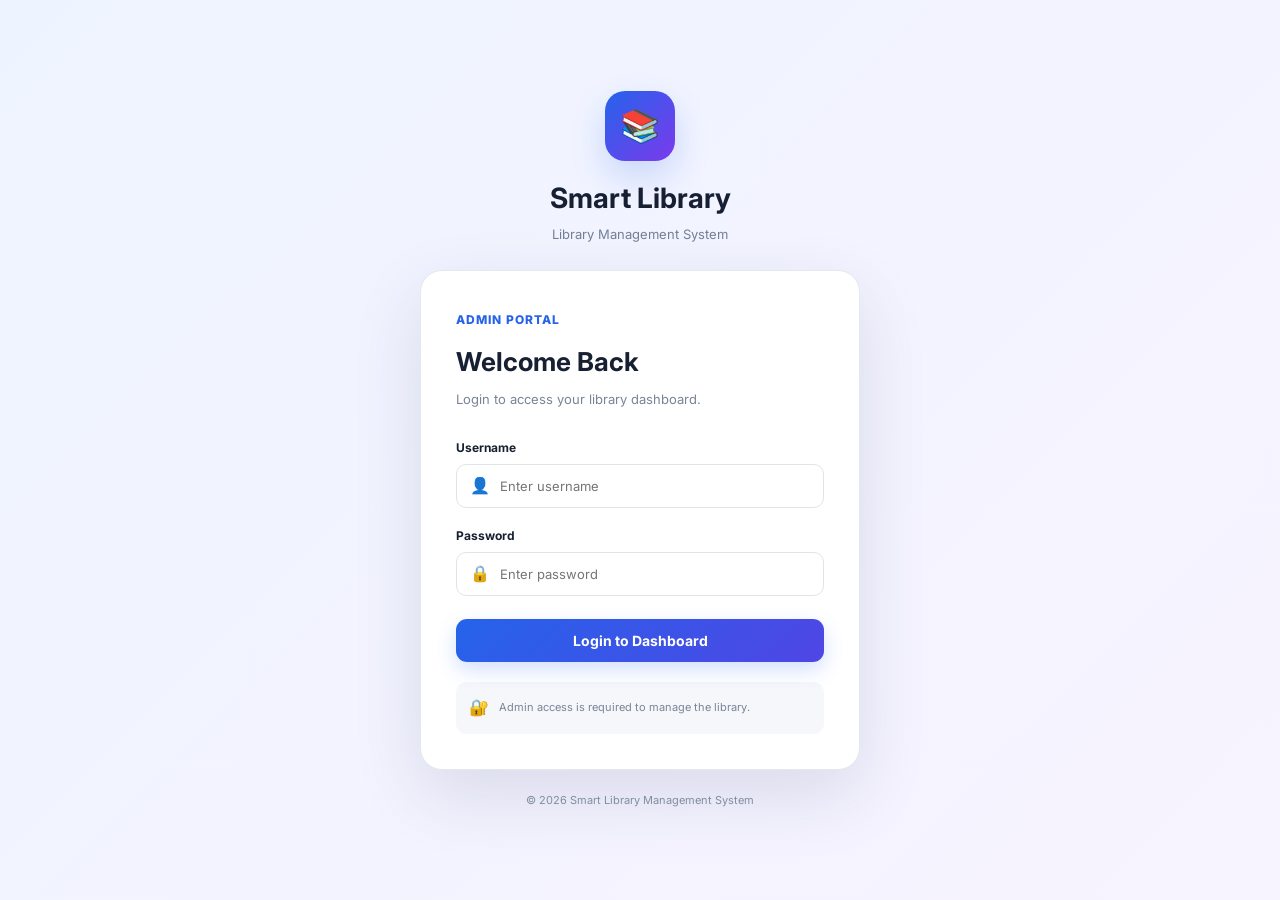
<file: index.html>
<!DOCTYPE html>
<html lang="en">
<head>
    <meta charset="UTF-8">
    <meta name="viewport" content="width=device-width, initial-scale=1.0">
    <title>Smart Library Management System</title>
    <link rel="preconnect" href="https://fonts.googleapis.com">
    <link rel="preconnect" href="https://fonts.gstatic.com" crossorigin>
    <link href="https://fonts.googleapis.com/css2?family=Inter:wght@400;500;600;700;800&display=swap" rel="stylesheet">
    <link rel="stylesheet" href="style.css">
</head>
<body>
    <body>
<script>
    if (localStorage.getItem("libraryLoggedIn") !== "true") {
        window.location.href = "login.html";
    }
</script>

<header class="header">
    <div class="container nav-container">
        <div class="logo">
            <span class="logo-icon">📚</span>
            <div>
                <h2>Smart Library</h2>
                <p>Management System</p>
            </div>
        </div>

        <nav class="nav">
            <a href="#home">Home</a>
            <a href="#dashboard">Dashboard</a>
            <a href="#books">Books</a>
            <a href="#members">Members</a>
            <a href="#transactions">Transactions</a>
        </nav>
        <div class="admin-area">
    <div class="admin-profile">
        <div class="admin-avatar">A</div>
        <div>
            <strong id="adminName">Admin</strong>
            <span>Administrator</span>
        </div>
    </div>

    <button id="logoutBtn" class="logout-btn">
        Logout
    </button>
        <button id="themeToggle" class="theme-btn">🌙</button>
    </div>
</header>

<main>

<section id="home" class="hero">
    <div class="container hero-content">
        <div class="hero-text">
            <span class="hero-badge">📖 Digital Library Platform</span>
            <h1>Manage Your Library <span>Smartly</span></h1>
            <p>
                A modern library management system to manage books,
                members, issues, returns and fines in one place.
            </p>

            <div class="hero-buttons">
                <button class="primary-btn" onclick="showSection('books')">
                    Manage Books
                </button>

                <a href="#dashboard" class="secondary-btn">
                    View Dashboard
                </a>
            </div>
        </div>

        <div class="hero-card">
            <div class="hero-book-icon">📚</div>
            <h3>Library Overview</h3>
            <p>Everything you need to manage your library efficiently.</p>

            <div class="hero-mini-stats">
                <div>
                    <strong id="heroTotalBooks">0</strong>
                    <span>Books</span>
                </div>

                <div>
                    <strong id="heroAvailableBooks">0</strong>
                    <span>Available</span>
                </div>

                <div>
                    <strong id="heroMembers">0</strong>
                    <span>Members</span>
                </div>
            </div>
        </div>
    </div>
</section>

<section id="dashboard" class="section">
    <div class="container">
        <div class="section-heading">
            <div>
                <span class="section-label">OVERVIEW</span>
                <h2>Library Dashboard</h2>
                <p>Monitor your library activity at a glance.</p>
            </div>
        </div>

        <div class="dashboard-grid">
            <div class="dashboard-card">
                <div class="card-icon blue">📚</div>
                <div>
                    <span>Total Books</span>
                    <h3 id="totalBooks">0</h3>
                </div>
            </div>

            <div class="dashboard-card">
                <div class="card-icon green">✅</div>
                <div>
                    <span>Available Books</span>
                    <h3 id="availableBooks">0</h3>
                </div>
            </div>

            <div class="dashboard-card">
                <div class="card-icon orange">📤</div>
                <div>
                    <span>Issued Books</span>
                    <h3 id="issuedBooks">0</h3>
                </div>
            </div>

            <div class="dashboard-card">
                <div class="card-icon purple">👥</div>
                <div>
                    <span>Total Members</span>
                    <h3 id="totalMembers">0</h3>
                </div>
            </div>
        </div>

        <div class="analytics-grid">
            <div class="analytics-card">
                <div class="analytics-header">
                    <div>
                        <span class="section-label">COLLECTION</span>
                        <h3>Books by Category</h3>
                    </div>
                </div>

                <div id="categoryChart" class="category-chart"></div>
            </div>

            <div class="analytics-card">
                <div class="analytics-header">
                    <div>
                        <span class="section-label">FINANCE</span>
                        <h3>Fine Summary</h3>
                    </div>
                </div>

                <div class="fine-stat-box">
                    <div class="analytics-big-icon">💰</div>
                    <div>
                        <span>Total Fines</span>
                        <h2 id="totalFineAmount">₹0</h2>
                    </div>
                </div>

                <div class="mini-stat-row">
                    <div>
                        <span>Fine Records</span>
                        <strong id="fineRecords">0</strong>
                    </div>

                    <div>
                        <span>Overdue Books</span>
                        <strong id="overdueBooks">0</strong>
                    </div>
                </div>
            </div>
        </div>

        <div class="analytics-grid lower-analytics">
            <div class="analytics-card">
                <div class="analytics-header">
                    <div>
                        <span class="section-label">POPULARITY</span>
                        <h3>Most Issued Books</h3>
                    </div>
                </div>

                <div id="popularBooks" class="popular-books"></div>
            </div>

            <div class="analytics-card">
                <div class="analytics-header">
                    <div>
                        <span class="section-label">ACTIVITY</span>
                        <h3>Recent Activity</h3>
                    </div>
                </div>

                <div id="recentActivity" class="recent-activity"></div>
            </div>
        </div>
    </div>
</section>

<section id="books" class="section books-section">
    <div class="container">
        <div class="section-heading">
            <div>
                <span class="section-label">LIBRARY COLLECTION</span>
                <h2>Book Management</h2>
                <p>Add, edit, search and manage library books.</p>
            </div>

            <button id="addBookBtn" class="primary-btn">
                + Add New Book
            </button>
        </div>

        <div class="filter-bar">
            <div class="search-box">
                <span>🔍</span>
                <input
                    type="text"
                    id="searchBook"
                    placeholder="Search by title, author or ISBN..."
                >
            </div>

            <select id="categoryFilter">
                <option value="all">All Categories</option>
                <option value="Programming">Programming</option>
                <option value="Database">Database</option>
                <option value="Networking">Networking</option>
                <option value="AI & ML">AI & ML</option>
                <option value="Web Development">Web Development</option>
                <option value="General">General</option>
            </select>
        </div>

        <div class="table-card">
            <div class="table-wrapper">
                <table>
                    <thead>
                        <tr>
                            <th>ID</th>
                            <th>Book Title</th>
                            <th>Author</th>
                            <th>Category</th>
                            <th>ISBN</th>
                            <th>Status</th>
                            <th>Actions</th>
                        </tr>
                    </thead>

                    <tbody id="bookTableBody"></tbody>
                </table>
            </div>
        </div>
    </div>
</section>

<section id="members" class="section">
    <div class="container">
        <div class="section-heading">
            <div>
                <span class="section-label">MEMBERS</span>
                <h2>Member Management</h2>
                <p>Manage students and library members.</p>
            </div>

            <button id="addMemberBtn" class="primary-btn">
                + Add Member
            </button>
        </div>

        <div class="table-card">
            <div class="table-wrapper">
                <table>
                    <thead>
                        <tr>
                            <th>ID</th>
                            <th>Member Name</th>
                            <th>Email</th>
                            <th>Phone</th>
                            <th>Joined Date</th>
                            <th>Actions</th>
                        </tr>
                    </thead>

                    <tbody id="memberTableBody"></tbody>
                </table>
            </div>
        </div>

        <div id="noMembersMessage" class="empty-state">
            <div>👥</div>
            <h3>No Members Found</h3>
            <p>Add your first library member.</p>
        </div>
    </div>
</section>

<section id="transactions" class="section transactions-section">
    <div class="container">
        <div class="section-heading">
            <div>
                <span class="section-label">ACTIVITY</span>
                <h2>Library Transactions</h2>
                <p>Track book issues, returns and fines.</p>
            </div>
        </div>

        <div class="transaction-cards">
            <button id="issueBookBtn" class="transaction-card">
                <div class="transaction-icon blue">📤</div>
                <div>
                    <h3>Issue Book</h3>
                    <p>Issue a book to a member</p>
                </div>
            </button>

            <button id="returnBookBtn" class="transaction-card">
                <div class="transaction-icon green">📥</div>
                <div>
                    <h3>Return Book</h3>
                    <p>Process returned books</p>
                </div>
            </button>

            <button id="fineBtn" class="transaction-card">
                <div class="transaction-icon orange">💰</div>
                <div>
                    <h3>Fine Management</h3>
                    <p>Check and manage fines</p>
                </div>
            </button>
        </div>

        <div class="table-card transaction-table">
            <div class="table-title">
                <div>
                    <h3>Recent Transactions</h3>
                    <p>Latest library activities</p>
                </div>
            </div>

            <div class="table-wrapper">
                <table>
                    <thead>
                        <tr>
                            <th>Transaction ID</th>
                            <th>Book</th>
                            <th>Member</th>
                            <th>Issue Date</th>
                            <th>Due Date</th>
                            <th>Return Date</th>
                            <th>Fine</th>
                            <th>Status</th>
                        </tr>
                    </thead>

                    <tbody id="transactionTableBody"></tbody>
                </table>
            </div>
        </div>
    </div>
</section>

</main>

<footer class="footer">
    <div class="container footer-content">
        <div>
            <h3>📚 Smart Library</h3>
            <p>Modern Library Management System</p>
        </div>

        <p>© 2026 Smart Library. All Rights Reserved.</p>
    </div>
</footer>

<div id="bookModal" class="modal">
    <div class="modal-content">
        <div class="modal-header">
            <div>
                <span class="section-label">LIBRARY</span>
                <h2>Add New Book</h2>
            </div>

            <button id="closeBookModal" class="close-btn">&times;</button>
        </div>

        <form id="bookForm">
            <div class="form-group">
                <label for="bookTitle">Book Title</label>
                <input type="text" id="bookTitle" placeholder="Enter book title" required>
            </div>

            <div class="form-group">
                <label for="bookAuthor">Author</label>
                <input type="text" id="bookAuthor" placeholder="Enter author name" required>
            </div>

            <div class="form-group">
                <label for="bookCategory">Category</label>
                <select id="bookCategory" required>
                    <option value="">Select category</option>
                    <option value="Programming">Programming</option>
                    <option value="Database">Database</option>
                    <option value="Networking">Networking</option>
                    <option value="AI & ML">AI & ML</option>
                    <option value="Web Development">Web Development</option>
                    <option value="General">General</option>
                </select>
            </div>

            <div class="form-group">
                <label for="bookISBN">ISBN</label>
                <input type="text" id="bookISBN" placeholder="Enter ISBN number" required>
            </div>

            <button type="submit" class="primary-btn full-btn">
                Add Book
            </button>
        </form>
    </div>
</div>

<div id="memberModal" class="modal">
    <div class="modal-content">
        <div class="modal-header">
            <div>
                <span class="section-label">MEMBERS</span>
                <h2>Add New Member</h2>
            </div>

            <button id="closeMemberModal" class="close-btn">&times;</button>
        </div>

        <form id="memberForm">
            <div class="form-group">
                <label for="memberName">Member Name</label>
                <input type="text" id="memberName" placeholder="Enter member name" required>
            </div>

            <div class="form-group">
                <label for="memberEmail">Email</label>
                <input type="email" id="memberEmail" placeholder="Enter email address" required>
            </div>

            <div class="form-group">
                <label for="memberPhone">Phone</label>
                <input type="tel" id="memberPhone" placeholder="Enter phone number" required>
            </div>

            <button type="submit" class="primary-btn full-btn">
                Add Member
            </button>
        </form>
    </div>
</div>

<div id="issueModal" class="modal">
    <div class="modal-content">
        <div class="modal-header">
            <div>
                <span class="section-label">TRANSACTION</span>
                <h2>Issue Book</h2>
            </div>

            <button id="closeIssueModal" class="close-btn">&times;</button>
        </div>

        <form id="issueForm">
            <div class="form-group">
                <label for="issueBookSelect">Select Book</label>
                <select id="issueBookSelect" required>
                    <option value="">Select available book</option>
                </select>
            </div>

            <div class="form-group">
                <label for="issueMemberSelect">Select Member</label>
                <select id="issueMemberSelect" required>
                    <option value="">Select member</option>
                </select>
            </div>

            <div class="form-group">
                <label for="issueDays">Loan Period</label>
                <select id="issueDays" required>
                    <option value="7">7 Days</option>
                    <option value="14">14 Days</option>
                    <option value="21">21 Days</option>
                    <option value="30">30 Days</option>
                </select>
            </div>

            <button type="submit" class="primary-btn full-btn">
                Issue Book
            </button>
        </form>
    </div>
</div>

<div id="returnModal" class="modal">
    <div class="modal-content">
        <div class="modal-header">
            <div>
                <span class="section-label">TRANSACTION</span>
                <h2>Return Book</h2>
            </div>

            <button id="closeReturnModal" class="close-btn">&times;</button>
        </div>

        <form id="returnForm">
            <div class="form-group">
                <label for="returnTransactionSelect">Select Issued Book</label>
                <select id="returnTransactionSelect" required>
                    <option value="">Select transaction</option>
                </select>
            </div>

            <button type="submit" class="primary-btn full-btn">
                Return Book
            </button>
        </form>
    </div>
</div>

<div id="fineModal" class="modal">
    <div class="modal-content">
        <div class="modal-header">
            <div>
                <span class="section-label">FINE MANAGEMENT</span>
                <h2>Fine Details</h2>
            </div>

            <button id="closeFineModal" class="close-btn">&times;</button>
        </div>

        <div id="fineDetails"></div>
    </div>
</div>

<script src="script.js"></script>

</body>
</html>
</file>
<file: style.css>
* {
    margin: 0;
    padding: 0;
    box-sizing: border-box;
}

html {
    scroll-behavior: smooth;
}

/* ===== Animation keyframes ===== */

@keyframes fadeInUp {
    from {
        opacity: 0;
        transform: translateY(18px);
    }
    to {
        opacity: 1;
        transform: translateY(0);
    }
}

@keyframes fadeIn {
    from {
        opacity: 0;
    }
    to {
        opacity: 1;
    }
}

@keyframes scaleIn {
    from {
        opacity: 0;
        transform: scale(0.94) translateY(10px);
    }
    to {
        opacity: 1;
        transform: scale(1) translateY(0);
    }
}

@keyframes rowIn {
    from {
        opacity: 0;
        transform: translateX(-10px);
    }
    to {
        opacity: 1;
        transform: translateX(0);
    }
}

@keyframes shake {
    10%, 90% { transform: translateX(-1px); }
    20%, 80% { transform: translateX(2px); }
    30%, 50%, 70% { transform: translateX(-4px); }
    40%, 60% { transform: translateX(4px); }
}

@keyframes pulseRing {
    0% { box-shadow: 0 0 0 0 rgba(181, 106, 0, 0.35); }
    70% { box-shadow: 0 0 0 6px rgba(181, 106, 0, 0); }
    100% { box-shadow: 0 0 0 0 rgba(181, 106, 0, 0); }
}

@keyframes spinOnce {
    from { transform: rotate(0deg); }
    to { transform: rotate(360deg); }
}

/* Respect users who've asked for reduced motion */
@media (prefers-reduced-motion: reduce) {
    *,
    *::before,
    *::after {
        animation-duration: 0.001ms !important;
        animation-iteration-count: 1 !important;
        transition-duration: 0.001ms !important;
        scroll-behavior: auto !important;
    }
}

body {
    font-family: "Inter", sans-serif;
    background: #f5f7fb;
    color: #172033;
    line-height: 1.6;
    transition: 0.3s ease;
}

body.dark-mode {
    background: #101522;
    color: #f1f5f9;
}

.container {
    width: min(1180px, 92%);
    margin: auto;
}

.header {
    position: sticky;
    top: 0;
    z-index: 1000;
    background: rgba(255, 255, 255, 0.92);
    backdrop-filter: blur(15px);
    border-bottom: 1px solid #e6eaf0;
}

.dark-mode .header {
    background: rgba(16, 21, 34, 0.94);
    border-color: #252d3d;
}

.nav-container {
    min-height: 78px;
    display: flex;
    align-items: center;
    justify-content: space-between;
    gap: 25px;
}

.logo {
    display: flex;
    align-items: center;
    gap: 12px;
}

.logo-icon {
    width: 46px;
    height: 46px;
    border-radius: 13px;
    display: grid;
    place-items: center;
    background: linear-gradient(135deg, #2563eb, #7c3aed);
    font-size: 22px;
    transition: transform 0.4s ease;
}

.logo:hover .logo-icon {
    transform: rotate(-8deg) scale(1.06);
}

.logo h2 {
    font-size: 18px;
    font-weight: 800;
}

.logo p {
    font-size: 11px;
    color: #7b8495;
}

.nav {
    display: flex;
    align-items: center;
    gap: 28px;
}

.nav a {
    position: relative;
    color: #4b5567;
    text-decoration: none;
    font-size: 14px;
    font-weight: 600;
    transition: 0.3s;
}

.nav a::after {
    content: "";
    position: absolute;
    left: 0;
    bottom: -4px;
    width: 0;
    height: 2px;
    border-radius: 2px;
    background: linear-gradient(90deg, #2563eb, #7c3aed);
    transition: width 0.3s ease;
}

.nav a:hover {
    color: #2563eb;
}

.nav a:hover::after {
    width: 100%;
}

.dark-mode .nav a {
    color: #c5ccda;
}

.theme-btn {
    width: 42px;
    height: 42px;
    border: 1px solid #e1e5ec;
    border-radius: 12px;
    background: white;
    cursor: pointer;
    font-size: 18px;
    transition: transform 0.2s ease, background 0.3s ease;
}

.theme-btn:hover {
    transform: translateY(-2px);
}

.theme-btn:active {
    transform: scale(0.9);
}

.theme-btn.spin {
    animation: spinOnce 0.4s ease;
}

.dark-mode .theme-btn {
    background: #1a2130;
    border-color: #30394b;
}

.hero {
    padding: 85px 0;
    background: linear-gradient(135deg, #eef4ff 0%, #f7f3ff 100%);
}

.dark-mode .hero {
    background: linear-gradient(135deg, #121b31 0%, #1c172e 100%);
}

.hero-content {
    display: grid;
    grid-template-columns: 1.3fr 0.7fr;
    align-items: center;
    gap: 70px;
}

.hero-text > * {
    animation: fadeInUp 0.7s ease both;
}

.hero-text > *:nth-child(1) { animation-delay: 0.05s; }
.hero-text > *:nth-child(2) { animation-delay: 0.15s; }
.hero-text > *:nth-child(3) { animation-delay: 0.25s; }
.hero-text > *:nth-child(4) { animation-delay: 0.35s; }

.hero-card {
    animation: scaleIn 0.7s ease both;
    animation-delay: 0.3s;
    transition: transform 0.3s ease, box-shadow 0.3s ease;
}

.hero-card:hover {
    transform: translateY(-4px);
    box-shadow: 0 30px 70px rgba(37, 50, 80, 0.14);
}

.hero-mini-stats div {
    transition: transform 0.25s ease;
}

.hero-mini-stats div:hover {
    transform: translateY(-3px);
}

.hero-badge,
.section-label {
    display: inline-block;
    color: #2563eb;
    font-size: 12px;
    font-weight: 800;
    letter-spacing: 1px;
    margin-bottom: 12px;
}

.hero h1 {
    max-width: 700px;
    font-size: clamp(40px, 6vw, 68px);
    line-height: 1.05;
    margin-bottom: 22px;
    letter-spacing: -2px;
}

.hero h1 span {
    background: linear-gradient(90deg, #2563eb, #7c3aed);
    -webkit-background-clip: text;
    -webkit-text-fill-color: transparent;
}

.hero-text p {
    max-width: 620px;
    color: #667085;
    font-size: 17px;
    margin-bottom: 32px;
}

.dark-mode .hero-text p {
    color: #aab3c5;
}

.hero-buttons {
    display: flex;
    align-items: center;
    gap: 15px;
}

.primary-btn,
.secondary-btn {
    border: none;
    border-radius: 11px;
    padding: 13px 20px;
    font-family: inherit;
    font-size: 14px;
    font-weight: 700;
    cursor: pointer;
    text-decoration: none;
    transition: 0.3s;
}

.primary-btn {
    color: white;
    background: linear-gradient(135deg, #2563eb, #4f46e5);
    box-shadow: 0 8px 20px rgba(37, 99, 235, 0.2);
}

.primary-btn:hover {
    transform: translateY(-2px);
    box-shadow: 0 12px 26px rgba(37, 99, 235, 0.28);
}

.primary-btn:active,
.secondary-btn:active {
    transform: translateY(0) scale(0.97);
}

.secondary-btn {
    background: white;
    color: #263142;
    border: 1px solid #dfe4ec;
}

.secondary-btn:hover {
    transform: translateY(-2px);
    box-shadow: 0 8px 20px rgba(37, 99, 235, 0.08);
}

.dark-mode .secondary-btn {
    background: #1a2130;
    color: #f1f5f9;
    border-color: #30394b;
}

.hero-card {
    background: white;
    border: 1px solid #e4e8ef;
    border-radius: 24px;
    padding: 35px;
    box-shadow: 0 25px 60px rgba(37, 50, 80, 0.1);
}

.dark-mode .hero-card {
    background: #171e2d;
    border-color: #2a3447;
}

.hero-book-icon {
    width: 70px;
    height: 70px;
    border-radius: 20px;
    display: grid;
    place-items: center;
    background: #eef4ff;
    font-size: 32px;
    margin-bottom: 20px;
}

.dark-mode .hero-book-icon {
    background: #222d43;
}

.hero-card h3 {
    font-size: 22px;
    margin-bottom: 8px;
}

.hero-card p {
    color: #748096;
    font-size: 14px;
    margin-bottom: 25px;
}

.hero-mini-stats {
    display: grid;
    grid-template-columns: repeat(3, 1fr);
    gap: 12px;
}

.hero-mini-stats div {
    padding: 15px 10px;
    border-radius: 12px;
    background: #f5f7fb;
    text-align: center;
}

.dark-mode .hero-mini-stats div {
    background: #202839;
}

.hero-mini-stats strong {
    display: block;
    font-size: 21px;
    color: #2563eb;
}

.hero-mini-stats span {
    font-size: 11px;
    color: #7b8495;
}

.section {
    padding: 85px 0;
}

.section-heading {
    display: flex;
    justify-content: space-between;
    align-items: flex-end;
    gap: 25px;
    margin-bottom: 32px;
}

.section-heading h2 {
    font-size: 32px;
    line-height: 1.2;
    margin-bottom: 7px;
}

.section-heading p {
    color: #788397;
    font-size: 14px;
}

.dark-mode .section-heading p {
    color: #9ba6b8;
}

.dashboard-grid {
    display: grid;
    grid-template-columns: repeat(4, 1fr);
    gap: 20px;
    margin-bottom: 25px;
}

.dashboard-card {
    background: white;
    border: 1px solid #e6eaf0;
    border-radius: 18px;
    padding: 25px;
    display: flex;
    align-items: center;
    gap: 18px;
    transition: 0.3s;
    animation: fadeInUp 0.5s ease both;
}

.dashboard-card:nth-child(1) { animation-delay: 0.05s; }
.dashboard-card:nth-child(2) { animation-delay: 0.12s; }
.dashboard-card:nth-child(3) { animation-delay: 0.19s; }
.dashboard-card:nth-child(4) { animation-delay: 0.26s; }

.dashboard-card:hover {
    transform: translateY(-4px);
    box-shadow: 0 14px 30px rgba(37, 50, 80, 0.1);
}

.card-icon {
    transition: transform 0.3s ease;
}

.dashboard-card:hover .card-icon {
    transform: scale(1.1) rotate(-4deg);
}

.dark-mode .dashboard-card,
.dark-mode .analytics-card {
    background: #171e2d;
    border-color: #2a3447;
}

.card-icon,
.transaction-icon {
    width: 52px;
    height: 52px;
    border-radius: 15px;
    display: grid;
    place-items: center;
    font-size: 22px;
}

.blue {
    background: #eaf1ff;
}

.green {
    background: #e9f9f0;
}

.orange {
    background: #fff3df;
}

.purple {
    background: #f1eaff;
}

.dark-mode .blue {
    background: #1e3159;
}

.dark-mode .green {
    background: #193c2c;
}

.dark-mode .orange {
    background: #49351b;
}

.dark-mode .purple {
    background: #33254e;
}

.dashboard-card span {
    color: #7a8497;
    font-size: 12px;
}

.dashboard-card h3 {
    font-size: 28px;
}

.analytics-grid {
    display: grid;
    grid-template-columns: 1fr 1fr;
    gap: 20px;
    margin-top: 20px;
}

.analytics-card {
    background: white;
    border: 1px solid #e5e9f0;
    border-radius: 18px;
    padding: 25px;
    transition: box-shadow 0.3s ease, transform 0.3s ease;
    animation: fadeInUp 0.6s ease both;
}

.analytics-card:nth-child(2) {
    animation-delay: 0.1s;
}

.analytics-card:hover {
    box-shadow: 0 14px 30px rgba(37, 50, 80, 0.08);
}

.analytics-header {
    margin-bottom: 25px;
}

.analytics-header h3 {
    font-size: 18px;
}

.category-chart {
    display: flex;
    flex-direction: column;
    gap: 17px;
}

.category-row {
    display: grid;
    grid-template-columns: 130px 1fr 35px;
    align-items: center;
    gap: 12px;
}

.category-name {
    font-size: 12px;
    font-weight: 600;
}

.category-bar {
    height: 9px;
    background: #edf0f5;
    border-radius: 20px;
    overflow: hidden;
}

.dark-mode .category-bar {
    background: #2a3447;
}

@keyframes growBar {
    from { width: 0; }
    to { width: var(--target-width, 100%); }
}

.category-fill {
    height: 100%;
    background: linear-gradient(90deg, #2563eb, #7c3aed);
    border-radius: 20px;
    animation: growBar 0.8s cubic-bezier(0.22, 1, 0.36, 1) both;
}

.category-count {
    font-size: 12px;
    color: #667085;
    text-align: right;
}

.fine-stat-box {
    display: flex;
    align-items: center;
    gap: 18px;
    padding: 22px;
    border-radius: 15px;
    background: #fff8eb;
    animation: fadeInUp 0.5s ease both;
}

.analytics-big-icon {
    transition: transform 0.3s ease;
}

.fine-stat-box:hover .analytics-big-icon {
    transform: scale(1.1) rotate(6deg);
}

.dark-mode .fine-stat-box {
    background: #302719;
}

.analytics-big-icon {
    width: 55px;
    height: 55px;
    border-radius: 15px;
    display: grid;
    place-items: center;
    background: #ffe8bd;
    font-size: 25px;
}

.fine-stat-box span,
.mini-stat-row span {
    color: #7a8497;
    font-size: 12px;
}

.fine-stat-box h2 {
    font-size: 28px;
    color: #b56a00;
}

.mini-stat-row {
    display: grid;
    grid-template-columns: 1fr 1fr;
    gap: 15px;
    margin-top: 15px;
}

.mini-stat-row div {
    padding: 17px;
    border-radius: 13px;
    background: #f7f8fb;
    transition: transform 0.25s ease;
    animation: fadeInUp 0.5s ease both;
}

.mini-stat-row div:hover {
    transform: translateY(-3px);
}

.dark-mode .mini-stat-row div {
    background: #202839;
}

.mini-stat-row strong {
    display: block;
    font-size: 23px;
    margin-top: 3px;
}

.popular-books,
.recent-activity {
    display: flex;
    flex-direction: column;
    gap: 12px;
}

.popular-book-item,
.activity-item {
    display: flex;
    align-items: center;
    justify-content: space-between;
    gap: 15px;
    padding: 14px;
    background: #f7f8fb;
    border-radius: 12px;
    animation: fadeInUp 0.4s ease both;
    transition: transform 0.2s ease;
}

.popular-book-item:hover,
.activity-item:hover {
    transform: translateX(4px);
}

.dark-mode .popular-book-item,
.dark-mode .activity-item {
    background: #202839;
}

.popular-book-info,
.activity-info {
    display: flex;
    align-items: center;
    gap: 12px;
}

.popular-book-icon,
.activity-icon {
    width: 38px;
    height: 38px;
    border-radius: 10px;
    display: grid;
    place-items: center;
    background: #eaf1ff;
}

.dark-mode .popular-book-icon,
.dark-mode .activity-icon {
    background: #26365a;
}

.popular-book-info strong,
.activity-info strong {
    display: block;
    font-size: 12px;
}

.popular-book-info span,
.activity-info span {
    color: #7a8497;
    font-size: 10px;
}

.issue-count {
    color: #2563eb;
    font-size: 12px;
    font-weight: 800;
}

.activity-date {
    color: #7a8497;
    font-size: 10px;
}

.lower-analytics {
    margin-top: 20px;
}

.books-section {
    background: white;
}

.dark-mode .books-section {
    background: #111827;
}

.filter-bar {
    display: flex;
    gap: 15px;
    margin-bottom: 20px;
}

.search-box {
    flex: 1;
    display: flex;
    align-items: center;
    gap: 10px;
    background: #f7f8fb;
    border: 1px solid #e2e6ed;
    border-radius: 12px;
    padding: 0 15px;
}

.search-box input {
    width: 100%;
    border: none;
    outline: none;
    background: transparent;
    padding: 14px 0;
    font-family: inherit;
}

.dark-mode .search-box {
    background: #1a2130;
    border-color: #30394b;
}

.dark-mode .search-box input {
    color: white;
}

.filter-bar select {
    min-width: 190px;
    border: 1px solid #e2e6ed;
    border-radius: 12px;
    padding: 0 15px;
    background: #f7f8fb;
    color: #374151;
    font-family: inherit;
    outline: none;
}

.dark-mode .filter-bar select {
    background: #1a2130;
    border-color: #30394b;
    color: white;
}

.table-card {
    background: white;
    border: 1px solid #e5e9f0;
    border-radius: 18px;
    overflow: hidden;
}

.dark-mode .table-card {
    background: #171e2d;
    border-color: #2a3447;
}

.table-wrapper {
    width: 100%;
    overflow-x: auto;
}

table {
    width: 100%;
    border-collapse: collapse;
    min-width: 900px;
}

th {
    background: #f7f8fb;
    color: #6b7587;
    font-size: 11px;
    text-transform: uppercase;
    letter-spacing: 0.6px;
    padding: 16px;
    text-align: left;
}

.dark-mode th {
    background: #202839;
    color: #aab3c5;
}

td {
    padding: 17px 16px;
    border-top: 1px solid #edf0f4;
    font-size: 13px;
}

.dark-mode td {
    border-color: #2a3447;
    color: #dbe2ed;
}

tbody tr {
    animation: rowIn 0.35s ease both;
    animation-delay: calc(min(var(--i, 0), 12) * 40ms);
    transition: background 0.2s ease;
}

tbody tr:hover {
    background: #f7f9fc;
}

.dark-mode tbody tr:hover {
    background: #1b2334;
}

.status,
.status-badge {
    display: inline-block;
    padding: 5px 10px;
    border-radius: 30px;
    font-size: 11px;
    font-weight: 700;
    transition: transform 0.2s ease;
}

.available {
    color: #16804b;
    background: #e7f8ef;
}

.issued {
    color: #b56a00;
    background: #fff1d6;
    animation: pulseRing 2.4s ease-in-out infinite;
}

.returned {
    color: #16804b;
    background: #e7f8ef;
}

.table-actions {
    display: flex;
    align-items: center;
    gap: 8px;
}

.action-btn,
.edit-btn,
.delete-btn,
.return-action-btn {
    border: none;
    padding: 7px 12px;
    border-radius: 8px;
    font-family: inherit;
    font-size: 11px;
    font-weight: 700;
    cursor: pointer;
    margin-right: 5px;
    transition: transform 0.15s ease, box-shadow 0.15s ease;
}

.action-btn:hover,
.edit-btn:hover,
.delete-btn:hover,
.return-action-btn:hover {
    transform: translateY(-2px);
    box-shadow: 0 6px 14px rgba(15, 23, 42, 0.12);
}

.action-btn:active,
.edit-btn:active,
.delete-btn:active,
.return-action-btn:active {
    transform: translateY(0) scale(0.96);
}

.edit-btn {
    color: #2563eb;
    background: #eaf1ff;
}

.delete-btn {
    color: #dc2626;
    background: #feecec;
}

.return-action-btn {
    color: white;
    background: linear-gradient(135deg, #2563eb, #4f46e5);
    margin-right: 0;
}

.completed-label {
    color: #16804b;
    font-size: 11px;
    font-weight: 700;
}

.empty-state {
    text-align: center;
    padding: 55px 20px;
    color: #7a8497;
    animation: fadeIn 0.4s ease both;
}

.empty-state div {
    font-size: 45px;
    margin-bottom: 10px;
}

.empty-state h3 {
    color: #303949;
    margin-bottom: 5px;
}

.dark-mode .empty-state h3 {
    color: #f1f5f9;
}

.hidden {
    display: none;
}

.transactions-section {
    background: #f8faff;
}

.dark-mode .transactions-section {
    background: #101522;
}

.transaction-cards {
    display: grid;
    grid-template-columns: repeat(3, 1fr);
    gap: 18px;
    margin-bottom: 30px;
}

.transaction-card {
    display: flex;
    align-items: center;
    gap: 16px;
    padding: 22px;
    background: white;
    border: 1px solid #e4e8ef;
    border-radius: 17px;
    text-align: left;
    cursor: pointer;
    font-family: inherit;
    transition: 0.3s;
    animation: fadeInUp 0.5s ease both;
}

.transaction-card:nth-child(1) { animation-delay: 0.05s; }
.transaction-card:nth-child(2) { animation-delay: 0.12s; }
.transaction-card:nth-child(3) { animation-delay: 0.19s; }

.transaction-card:hover {
    transform: translateY(-3px);
    box-shadow: 0 14px 30px rgba(37, 50, 80, 0.1);
}

.transaction-card:hover .transaction-icon {
    transform: scale(1.1) rotate(-4deg);
}

.transaction-icon {
    transition: transform 0.3s ease;
}

.dark-mode .transaction-card {
    background: #171e2d;
    border-color: #2a3447;
    color: white;
}

.transaction-card h3 {
    font-size: 15px;
    margin-bottom: 3px;
}

.transaction-card p {
    color: #7b8495;
    font-size: 12px;
}

.table-title {
    padding: 22px;
    border-bottom: 1px solid #e7ebf0;
}

.dark-mode .table-title {
    border-color: #2a3447;
}

.table-title h3 {
    font-size: 17px;
}

.table-title p {
    color: #7b8495;
    font-size: 12px;
}

.footer {
    padding: 35px 0;
    background: #101522;
    color: white;
}

.footer-content {
    display: flex;
    align-items: center;
    justify-content: space-between;
    gap: 20px;
}

.footer h3 {
    font-size: 17px;
}

.footer p {
    color: #929caf;
    font-size: 12px;
}

.modal {
    position: fixed;
    inset: 0;
    z-index: 2000;
    display: flex;
    align-items: center;
    justify-content: center;
    padding: 20px;
    background: rgba(15, 23, 42, 0.65);
    backdrop-filter: blur(5px);
    opacity: 0;
    visibility: hidden;
    pointer-events: none;
    transition: opacity 0.25s ease, visibility 0.25s ease;
}

.modal.active {
    opacity: 1;
    visibility: visible;
    pointer-events: auto;
}

.modal-content {
    width: min(500px, 100%);
    max-height: 90vh;
    overflow-y: auto;
    background: white;
    border-radius: 20px;
    padding: 30px;
    box-shadow: 0 25px 80px rgba(0, 0, 0, 0.25);
    transform: scale(0.94) translateY(16px);
    transition: transform 0.3s cubic-bezier(0.22, 1, 0.36, 1);
}

.modal.active .modal-content {
    transform: scale(1) translateY(0);
}

.dark-mode .modal-content {
    background: #171e2d;
}

.modal-header {
    display: flex;
    align-items: flex-start;
    justify-content: space-between;
    margin-bottom: 25px;
}

.modal-header h2 {
    font-size: 24px;
}

.close-btn {
    width: 35px;
    height: 35px;
    border: none;
    border-radius: 9px;
    background: #f0f2f5;
    font-size: 22px;
    cursor: pointer;
    transition: transform 0.2s ease, background 0.2s ease;
}

.close-btn:hover {
    background: #e6eaf0;
    transform: rotate(90deg);
}

.dark-mode .close-btn:hover {
    background: #313c50;
}

.dark-mode .close-btn {
    background: #273143;
    color: white;
}

.form-group {
    margin-bottom: 18px;
}

.form-group label {
    display: block;
    font-size: 12px;
    font-weight: 700;
    margin-bottom: 7px;
}

.form-group input,
.form-group select {
    width: 100%;
    padding: 13px 14px;
    border: 1px solid #dfe4eb;
    border-radius: 10px;
    outline: none;
    font-family: inherit;
    font-size: 13px;
    background: white;
    transition: border-color 0.2s ease, box-shadow 0.2s ease;
}

.form-group input:focus,
.form-group select:focus {
    border-color: #2563eb;
    box-shadow: 0 0 0 3px rgba(37, 99, 235, 0.12);
}

.dark-mode .form-group input,
.dark-mode .form-group select {
    background: #202839;
    color: white;
    border-color: #30394b;
}

.full-btn {
    width: 100%;
    margin-top: 5px;
}

.fine-summary {
    background: #f8faff;
    border: 1px solid #e4e8ef;
    border-radius: 15px;
    padding: 20px;
    margin-bottom: 15px;
}

.dark-mode .fine-summary {
    background: #202839;
    border-color: #30394b;
}

.fine-summary h3 {
    margin-bottom: 12px;
}

.fine-row {
    display: flex;
    justify-content: space-between;
    gap: 15px;
    padding: 8px 0;
    font-size: 13px;
    border-bottom: 1px solid #e5e9f0;
}

.dark-mode .fine-row {
    border-color: #30394b;
}

.fine-total {
    margin-top: 15px;
    padding-top: 15px;
    display: flex;
    justify-content: space-between;
    font-weight: 800;
    color: #dc2626;
}

.no-fine {
    text-align: center;
    padding: 30px 10px;
    color: #16804b;
}

@media (max-width: 1000px) {
    .nav {
        gap: 15px;
    }

    .dashboard-grid {
        grid-template-columns: repeat(2, 1fr);
    }

    .hero-content {
        grid-template-columns: 1fr;
        gap: 40px;
    }

    .analytics-grid {
        grid-template-columns: 1fr;
    }
}

@media (max-width: 768px) {
    .nav {
        display: none;
    }

    .hero {
        padding: 60px 0;
    }

    .hero h1 {
        font-size: 43px;
    }

    .section {
        padding: 60px 0;
    }

    .section-heading {
        align-items: flex-start;
        flex-direction: column;
    }

    .filter-bar {
        flex-direction: column;
    }

    .filter-bar select {
        min-height: 48px;
    }

    .transaction-cards {
        grid-template-columns: 1fr;
    }

    .category-row {
        grid-template-columns: 100px 1fr 30px;
    }

    .footer-content {
        flex-direction: column;
        text-align: center;
    }
}

@media (max-width: 500px) {
    .dashboard-grid {
        grid-template-columns: 1fr;
    }

    .hero-buttons {
        flex-direction: column;
        align-items: stretch;
    }

    .hero-buttons a,
    .hero-buttons button {
        text-align: center;
    }

    .hero-mini-stats {
        grid-template-columns: 1fr;
    }

    .modal-content {
        padding: 22px;
    }

    .mini-stat-row {
        grid-template-columns: 1fr;
    }
}
.login-page {
    min-height: 100vh;
    display: grid;
    place-items: center;
    padding: 30px 15px;
    background: linear-gradient(135deg, #eef4ff, #f7f3ff);
}

.dark-mode.login-page {
    background: linear-gradient(135deg, #101827, #1d1730);
}

.login-container {
    width: min(440px, 100%);
    text-align: center;
}

.login-brand {
    margin-bottom: 25px;
    animation: fadeInUp 0.6s ease both;
}

.login-logo {
    width: 70px;
    height: 70px;
    margin: 0 auto 15px;
    display: grid;
    place-items: center;
    border-radius: 20px;
    background: linear-gradient(135deg, #2563eb, #7c3aed);
    font-size: 32px;
    box-shadow: 0 15px 35px rgba(37, 99, 235, 0.2);
    transition: transform 0.3s ease;
}

.login-container:hover .login-logo {
    transform: rotate(-6deg) scale(1.05);
}

.login-brand h1 {
    font-size: 28px;
    margin-bottom: 4px;
}

.login-brand p {
    color: #748096;
    font-size: 13px;
}

.login-card {
    background: white;
    border: 1px solid #e4e8ef;
    border-radius: 22px;
    padding: 35px;
    text-align: left;
    box-shadow: 0 25px 70px rgba(30, 45, 80, 0.12);
    animation: fadeInUp 0.6s ease both;
    animation-delay: 0.1s;
}

.login-card.shake {
    animation: shake 0.4s ease;
}

.dark-mode .login-card {
    background: #171e2d;
    border-color: #2a3447;
}

.login-heading {
    margin-bottom: 28px;
}

.login-heading h2 {
    font-size: 26px;
    margin-bottom: 6px;
}

.login-heading p {
    color: #7a8497;
    font-size: 13px;
}

.login-input {
    display: flex;
    align-items: center;
    gap: 10px;
    border: 1px solid #dfe4eb;
    border-radius: 10px;
    padding: 0 13px;
    background: white;
    transition: border-color 0.2s ease, box-shadow 0.2s ease;
}

.login-input:focus-within {
    border-color: #2563eb;
    box-shadow: 0 0 0 3px rgba(37, 99, 235, 0.12);
}

.login-input input {
    width: 100%;
    border: none;
    outline: none;
    padding: 13px 0;
    background: transparent;
    font-family: inherit;
    font-size: 13px;
}

.dark-mode .login-input {
    background: #202839;
    border-color: #30394b;
}

.dark-mode .login-input input {
    color: white;
}

.login-error {
    display: none;
    padding: 11px 13px;
    margin-bottom: 15px;
    border-radius: 9px;
    background: #feecec;
    color: #dc2626;
    font-size: 12px;
    font-weight: 600;
}

.login-error.show {
    display: block;
    animation: fadeInUp 0.35s ease both;
}

.login-info {
    display: flex;
    gap: 10px;
    align-items: center;
    margin-top: 20px;
    padding: 13px;
    border-radius: 10px;
    background: #f5f7fb;
}

.dark-mode .login-info {
    background: #202839;
}

.login-info p {
    color: #7a8497;
    font-size: 11px;
}

.login-footer {
    margin-top: 22px;
    color: #8993a5;
    font-size: 11px;
    animation: fadeIn 0.8s ease both;
    animation-delay: 0.3s;
}

.admin-area {
    display: flex;
    align-items: center;
    gap: 12px;
}

.admin-profile {
    display: flex;
    align-items: center;
    gap: 9px;
}

.admin-avatar {
    width: 38px;
    height: 38px;
    border-radius: 50%;
    display: grid;
    place-items: center;
    color: white;
    background: linear-gradient(135deg, #2563eb, #7c3aed);
    font-size: 14px;
    font-weight: 800;
}

.admin-profile strong {
    display: block;
    font-size: 12px;
}

.admin-profile span {
    display: block;
    color: #8993a5;
    font-size: 9px;
}

.logout-btn {
    border: 1px solid #e1e5ec;
    background: white;
    color: #dc2626;
    border-radius: 9px;
    padding: 9px 12px;
    font-family: inherit;
    font-size: 11px;
    font-weight: 700;
    cursor: pointer;
}

.logout-btn {
    transition: transform 0.15s ease, background 0.2s ease;
}

.logout-btn:hover {
    background: #feecec;
    transform: translateY(-2px);
}

.logout-btn:active {
    transform: translateY(0) scale(0.96);
}

.dark-mode .logout-btn {
    background: #1a2130;
    border-color: #30394b;
}

@media (max-width: 768px) {
    .admin-profile {
        display: none;
    }

    .admin-area {
        gap: 7px;
    }

    .logout-btn {
        padding: 8px 9px;
    }
}

@media (max-width: 500px) {
    .login-card {
        padding: 25px 20px;
    }
}
</file>
